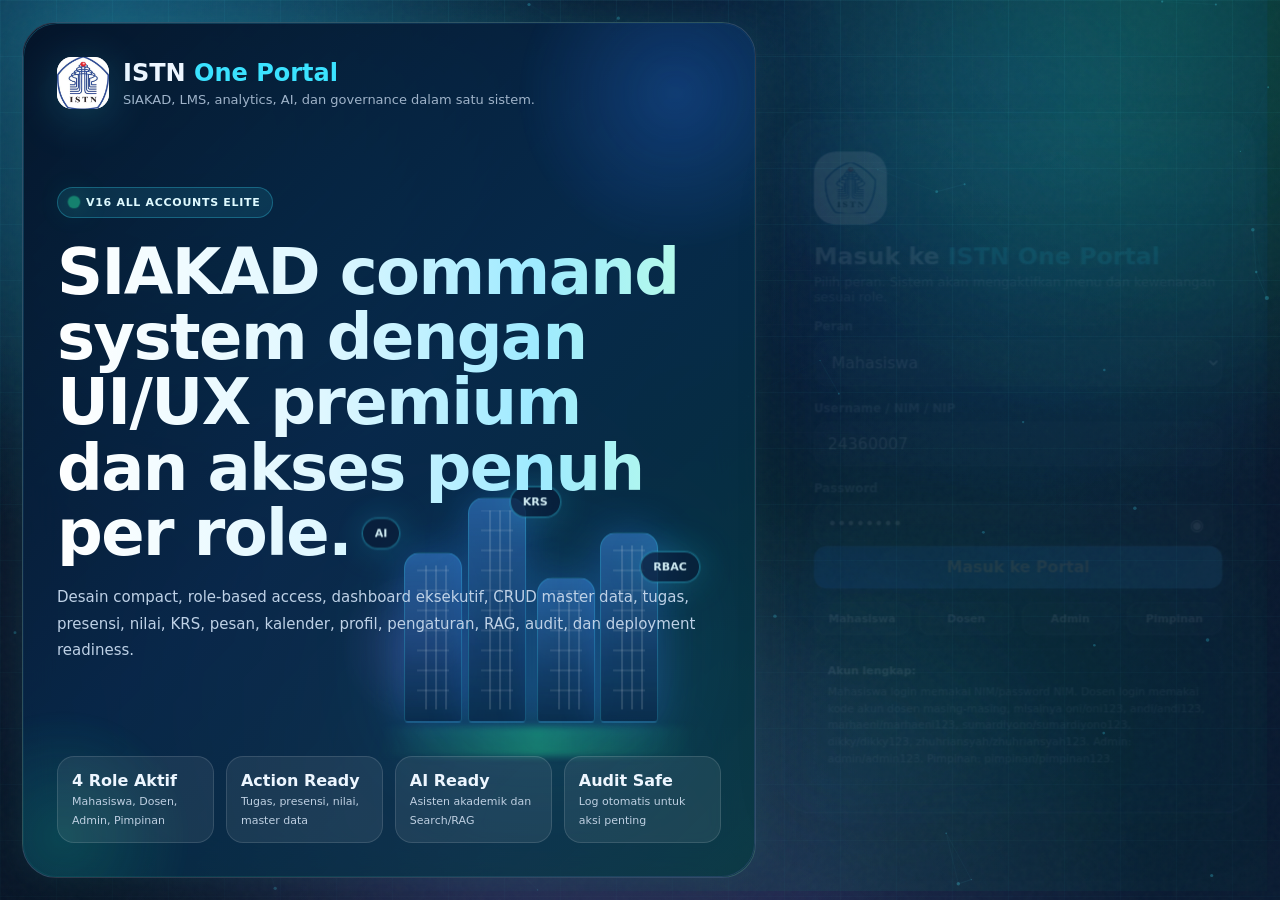
<file: index.html>
<!DOCTYPE html>
<html lang="id">
<head>
    <meta charset="UTF-8">
    <meta name="viewport" content="width=device-width, initial-scale=1.0">
    <title>SC-DATA - Mengalihkan...</title>
    <!-- Redirect otomatis ke folder frontend -->
    <meta http-equiv="refresh" content="0; url=frontend/index.html">
</head>
<body style="background:#1e1e2e; color:white; font-family:sans-serif; display:flex; justify-content:center; align-items:center; height:100vh; margin:0;">
    <div style="text-align:center;">
        <h2 style="color:#89b4fa">Memuat SC-DATA V16 Elite...</h2>
        <p>Jika Anda tidak dialihkan, <a href="frontend/index.html" style="color:#a6e3a1">klik di sini</a>.</p>
    </div>
</body>
</html>
</file>
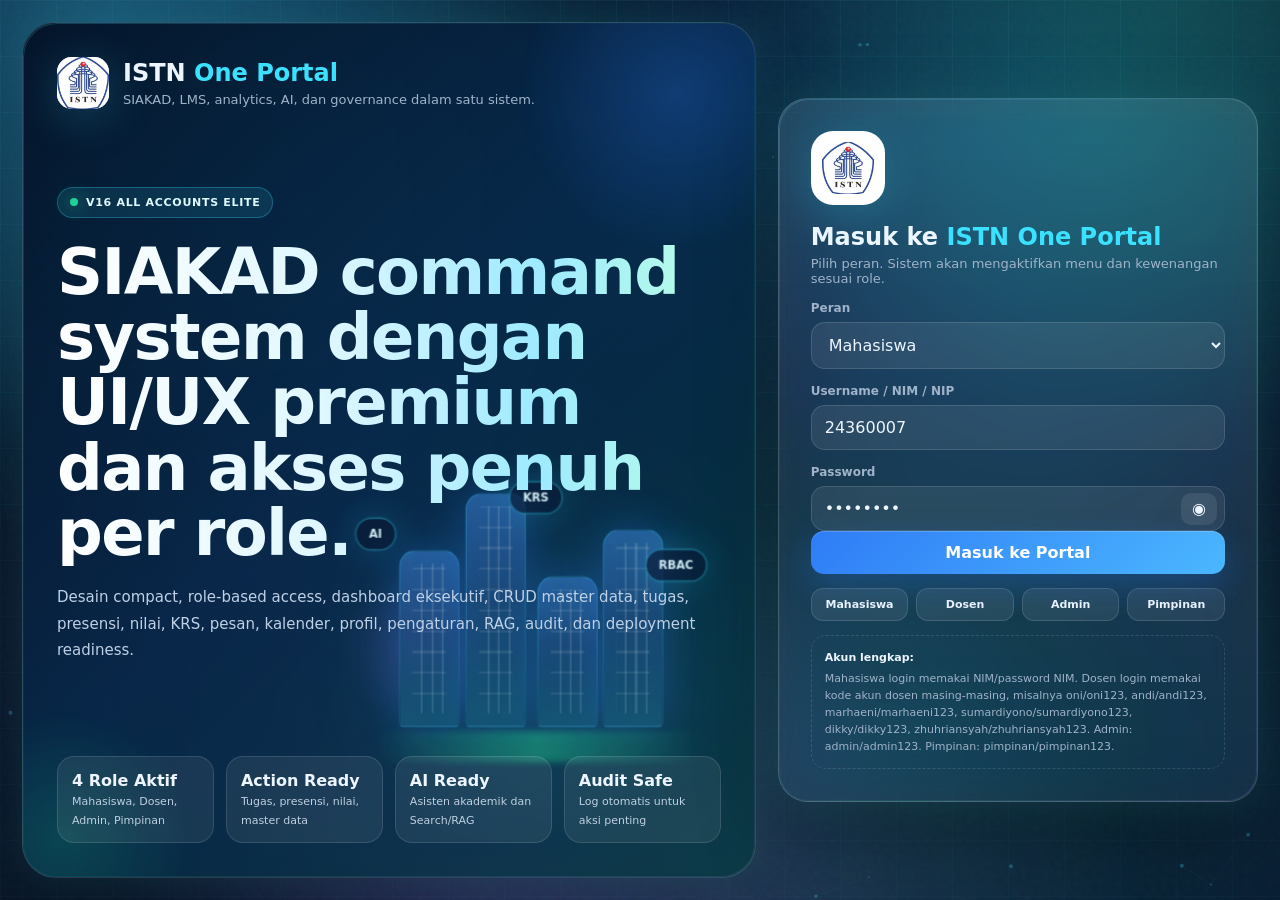
<file: frontend/index.html>
<!DOCTYPE html>
<html lang="id">
<head>
  <meta charset="UTF-8" />
  <meta name="viewport" content="width=device-width, initial-scale=1.0" />
  <title>ISTN One Portal V16 All Accounts Elite</title>
  <meta name="description" content="ISTN One Portal V16 All Accounts Elite, portal akademik terpadu berbasis peran untuk mahasiswa, dosen, administrator, dan pimpinan." />
  <meta name="theme-color" content="#06172e" />
  <link rel="stylesheet" href="css/style.css" />
</head>
<body>
  <div class="aurora-bg" aria-hidden="true"></div>
  <div class="ambient-grid" aria-hidden="true"></div>
  <div class="noise-layer" aria-hidden="true"></div>
  <canvas id="particleCanvas" aria-hidden="true"></canvas>

  <section id="loginScreen" class="login-screen">
    <div class="login-visual glass-panel">
      <div class="orb orb-a"></div>
      <div class="orb orb-b"></div>
      <div class="orb orb-c"></div>
      <header class="brand-line">
        <img src="assets/istn-logo.jpg" alt="Logo ISTN" loading="eager" />
        <div>
          <h1>ISTN <span>One Portal</span></h1>
          <p>SIAKAD, LMS, analytics, AI, dan governance dalam satu sistem.</p>
        </div>
      </header>
      <main class="login-copy">
        <span class="capsule pulse"><i></i> V16 ALL ACCOUNTS ELITE</span>
        <h2>SIAKAD command system dengan UI/UX premium dan akses penuh per role.</h2>
        <p>Desain compact, role-based access, dashboard eksekutif, CRUD master data, tugas, presensi, nilai, KRS, pesan, kalender, profil, pengaturan, RAG, audit, dan deployment readiness.</p>
      </main>
      <div class="campus-visual" aria-hidden="true">
        <div class="tower tower-1"></div>
        <div class="tower tower-2"></div>
        <div class="tower tower-3"></div>
        <div class="tower tower-4"></div>
        <div class="ring-chip r-a">AI</div>
        <div class="ring-chip r-b">RBAC</div>
        <div class="ring-chip r-c">KRS</div>
        <div class="campus-road"></div>
      </div>
      <div class="feature-grid">
        <div><b>4 Role Aktif</b><span>Mahasiswa, Dosen, Admin, Pimpinan</span></div>
        <div><b>Action Ready</b><span>Tugas, presensi, nilai, master data</span></div>
        <div><b>AI Ready</b><span>Asisten akademik dan Search/RAG</span></div>
        <div><b>Audit Safe</b><span>Log otomatis untuk aksi penting</span></div>
      </div>
    </div>

    <form id="loginForm" class="login-card glass-panel">
      <div class="login-badge"><img src="assets/istn-logo.jpg" alt="Logo ISTN" loading="lazy" /></div>
      <h2>Masuk ke <span>ISTN One Portal</span></h2>
      <p>Pilih peran. Sistem akan mengaktifkan menu dan kewenangan sesuai role.</p>

      <label for="roleSelect">Peran</label>
      <select id="roleSelect" name="roleSelect">
        <option value="Mahasiswa">Mahasiswa</option>
        <option value="Dosen">Dosen</option>
        <option value="Administrator">Administrator</option>
        <option value="Pimpinan">Pimpinan</option>
      </select>

      <label for="username">Username / NIM / NIP</label>
      <input id="username" name="username" value="mahasiswa" autocomplete="username" />

      <label for="password">Password</label>
      <div class="password-field">
        <input id="password" name="password" type="password" value="mhs123" autocomplete="current-password" />
        <button type="button" data-action="toggle-password" aria-label="Lihat password">◉</button>
      </div>

      <button class="btn primary full" type="submit">Masuk ke Portal</button>
      <div class="quick-login">
        <button type="button" data-quick-role="Mahasiswa">Mahasiswa</button>
        <button type="button" data-quick-role="Dosen">Dosen</button>
        <button type="button" data-quick-role="Administrator">Admin</button>
        <button type="button" data-quick-role="Pimpinan">Pimpinan</button>
      </div>
      <div class="demo-box">
        <b>Akun lengkap:</b>
        <span>Mahasiswa login memakai NIM/password NIM. Dosen login memakai kode akun dosen masing-masing, misalnya oni/oni123, andi/andi123, marhaeni/marhaeni123, sumardiyono/sumardiyono123, dikky/dikky123, zhuhriansyah/zhuhriansyah123. Admin: admin/admin123. Pimpinan: pimpinan/pimpinan123.</span>
      </div>
    </form>
  </section>

  <section id="appShell" class="app-shell hidden">
    <aside id="sidebar" class="sidebar">
      <button class="side-brand" data-page="dashboard">
        <img src="assets/istn-logo.jpg" alt="Logo ISTN" loading="lazy" />
        <span><b>ISTN <em>One Portal</em></b><small>V16 All Accounts Elite</small></span>
      </button>
      <button class="profile-mini" data-page="profile">
        <span id="profileAvatar" class="avatar">AA</span>
        <span><b id="sidebarName">Aflin Awaludin</b><small id="sidebarRole">Mahasiswa</small></span>
      </button>
      <nav id="navList" class="nav-list" aria-label="Menu utama"></nav>
      <div class="system-pulse">
        <div class="system-top"><b>System Pulse</b><span>Prototype offline</span></div>
        <div class="pulse-bars"><i></i><i></i><i></i><i></i><i></i><i></i><i></i></div>
        <div class="storage-line"><span>Local sandbox</span><b>42.6%</b></div>
        <div class="progress-track"><i style="width:42.6%"></i></div>
      </div>
    </aside>

    <main class="main">
      <header class="topbar">
        <button id="menuToggle" class="icon-button mobile-only" aria-label="Buka menu">☰</button>
        <button id="commandLauncher" class="command-launcher" type="button"><span>⌕</span><b>Cari fitur, mahasiswa, mata kuliah, dokumen...</b><kbd>Ctrl K</kbd></button>
        <div class="top-actions">
          <button class="icon-button" data-action="theme" title="Ganti tema">◐</button>
          <button class="icon-button dot" data-page="messages" title="Pesan">✉</button>
          <button class="icon-button dot" data-page="calendar" title="Kalender">◷</button>
          <button class="icon-button" data-page="settings" title="Pengaturan">⚙</button>
          <button id="topProfile" class="profile-top" data-page="profile"><span>Aflin Awaludin</span><small>Mahasiswa</small></button>
          <button class="icon-button danger" data-action="logout" title="Keluar">⎋</button>
        </div>
      </header>
      <section id="content" class="content" aria-live="polite"></section>
    </main>
  </section>

  <dialog id="commandDialog" class="command-dialog">
    <div class="dialog-head"><div><h2>Command Center</h2><p>Akses cepat menu, data mahasiswa, mata kuliah, dan fitur sistem.</p></div><button data-action="close-command" aria-label="Tutup">×</button></div>
    <input id="commandInput" class="command-input" placeholder="Contoh: presensi, tambah mahasiswa, pesan, kalender, AI..." />
    <div id="commandResults" class="command-results"></div>
  </dialog>

  <div id="modal" class="modal hidden" role="dialog" aria-modal="true" aria-labelledby="modalTitle">
    <div class="modal-card glass-panel">
      <div class="modal-head"><div><h2 id="modalTitle">Modal</h2><p id="modalDesc">Form aksi cepat.</p></div><button data-action="close-modal">×</button></div>
      <div id="modalBody"></div>
    </div>
  </div>

  <div id="toast" class="toast">Berhasil.</div>
  
  <!-- Modular JS scripts -->
  <script src="js/utils/helpers.js"></script>
  <script src="js/data/seeds.js"></script>
  <script src="js/services/api.js"></script>
  <script src="js/core/app.js"></script>
  <script src="js/features/features.js"></script>
</body>
</html>
</file>
<file: frontend/css/style.css>
:root{
  --bg:#071426;--bg2:#0a1d36;--surface:rgba(255,255,255,.086);--surface2:rgba(255,255,255,.13);--card:#0e2441;--card2:#112a4b;--line:rgba(255,255,255,.13);--text:#edf6ff;--muted:#9fb3c9;
  --navy:#06172e;--blue:#2f7cf6;--cyan:#3be2ff;--green:#20d394;--orange:#f4a641;--red:#ff5d78;--purple:#9b7bff;--shadow:0 24px 80px rgba(0,0,0,.32);--radius:18px;
  --font:Inter,ui-sans-serif,system-ui,-apple-system,BlinkMacSystemFont,"Segoe UI",Arial,sans-serif;
}
body.light{--bg:#f2f6fb;--bg2:#eaf1f9;--surface:rgba(255,255,255,.9);--surface2:#fff;--card:#fff;--card2:#f7faff;--line:#dfe8f3;--text:#142239;--muted:#6a788a;--shadow:0 18px 48px rgba(21,41,70,.11)}
*{box-sizing:border-box} html{scroll-behavior:smooth} body{margin:0;font-family:var(--font);background:radial-gradient(circle at 10% 0,rgba(47,124,246,.24),transparent 35%),radial-gradient(circle at 90% 10%,rgba(32,211,148,.18),transparent 32%),linear-gradient(140deg,var(--bg),var(--bg2));color:var(--text);min-height:100vh;overflow-x:hidden} button,input,select,textarea{font:inherit} button{cursor:pointer} .hidden{display:none!important} a{color:inherit} #particleCanvas{position:fixed;inset:0;z-index:-1;opacity:.72}.glass-panel,.card,.topbar,.sidebar,.modal-card,.command-dialog{backdrop-filter:blur(22px) saturate(140%)}
.login-screen{min-height:100vh;display:grid;grid-template-columns:minmax(520px,1.1fr) minmax(360px,.72fr);gap:24px;padding:26px}.login-visual{position:relative;overflow:hidden;border:1px solid var(--line);border-radius:34px;background:linear-gradient(145deg,rgba(8,27,52,.92),rgba(16,48,85,.76));box-shadow:var(--shadow);padding:34px;display:flex;flex-direction:column;min-height:calc(100vh - 52px)}.login-card{align-self:center;border:1px solid var(--line);border-radius:30px;background:linear-gradient(180deg,var(--surface2),var(--surface));box-shadow:var(--shadow);padding:32px}.brand-line{display:flex;gap:14px;align-items:center;position:relative;z-index:2}.brand-line img,.side-brand img,.login-badge img{width:52px;height:52px;border-radius:15px;object-fit:cover;background:#fff}.brand-line h1,.login-card h2{margin:0}.brand-line h1 span,.login-card h2 span,.side-brand em{color:var(--cyan);font-style:normal}.brand-line p,.login-card p{margin:5px 0 0;color:var(--muted);font-size:13px}.login-copy{margin:auto 0;max-width:760px;position:relative;z-index:2}.login-copy h2{font-size:clamp(34px,5vw,68px);line-height:1.02;margin:22px 0 18px;letter-spacing:-2px}.login-copy p{max-width:640px;color:#bed1e6;line-height:1.75;font-size:15px}.capsule{display:inline-flex;align-items:center;gap:8px;border:1px solid rgba(59,226,255,.28);background:rgba(59,226,255,.10);color:#dffaff;border-radius:999px;padding:8px 12px;font-size:11px;font-weight:850;letter-spacing:.7px}.capsule i{width:8px;height:8px;background:var(--green);border-radius:50%;box-shadow:0 0 18px var(--green)}.pulse i{animation:pulse 1.3s infinite}.feature-grid{position:relative;z-index:2;display:grid;grid-template-columns:repeat(4,1fr);gap:12px}.feature-grid div{border:1px solid rgba(255,255,255,.12);background:rgba(255,255,255,.07);border-radius:17px;padding:14px}.feature-grid b{display:block}.feature-grid span{font-size:11px;color:#bfd0e2}.campus-visual{position:absolute;right:45px;bottom:120px;width:360px;height:260px;opacity:.94}.tower{position:absolute;bottom:34px;width:58px;border:1px solid rgba(59,226,255,.26);background:linear-gradient(180deg,rgba(73,154,255,.48),rgba(10,38,72,.86));border-radius:16px 16px 4px 4px;box-shadow:0 0 40px rgba(47,124,246,.32)}.tower:before{content:"";position:absolute;inset:12px;background:repeating-linear-gradient(90deg,transparent 0 8px,rgba(255,255,255,.14) 8px 10px),repeating-linear-gradient(0deg,transparent 0 18px,rgba(255,255,255,.1) 18px 20px)}.tower-1{height:170px;left:54px}.tower-2{height:225px;left:118px}.tower-3{height:145px;left:187px}.tower-4{height:190px;left:250px}.campus-road{position:absolute;bottom:0;left:30px;right:15px;height:30px;background:linear-gradient(90deg,transparent,rgba(32,211,148,.46),transparent);filter:blur(3px)}.ring-chip{position:absolute;border:1px solid rgba(59,226,255,.4);background:rgba(10,29,54,.72);border-radius:999px;padding:8px 12px;color:#dffaff;font-size:11px;font-weight:900;box-shadow:0 0 35px rgba(59,226,255,.22);animation:float 4s ease-in-out infinite}.r-a{left:12px;top:25px}.r-b{right:10px;top:55px;animation-delay:.8s}.r-c{left:160px;top:-10px;animation-delay:1.5s}.orb{position:absolute;border-radius:50%;filter:blur(2px);opacity:.72}.orb-a{width:320px;height:320px;right:-80px;top:-90px;background:radial-gradient(circle,rgba(47,124,246,.35),transparent 70%)}.orb-b{width:260px;height:260px;left:-90px;bottom:-90px;background:radial-gradient(circle,rgba(32,211,148,.25),transparent 70%)}.orb-c{width:150px;height:150px;right:36%;bottom:18%;background:radial-gradient(circle,rgba(155,123,255,.22),transparent 72%)}.login-badge{width:74px;height:74px;border-radius:22px;display:grid;place-items:center;background:#fff;margin-bottom:18px}.login-card label{display:block;margin:15px 0 7px;color:var(--muted);font-size:12px;font-weight:800}.login-card input,.login-card select,.form-control,.command-input{width:100%;border:1px solid var(--line);background:rgba(255,255,255,.08);color:var(--text);border-radius:14px;padding:12px 13px;outline:none}.login-card input:focus,.login-card select:focus,.form-control:focus,.command-input:focus{border-color:var(--cyan);box-shadow:0 0 0 4px rgba(59,226,255,.1)}select option{color:#0d1b2f}.password-field{position:relative}.password-field input{padding-right:50px}.password-field button{position:absolute;right:8px;top:7px;border:0;border-radius:10px;background:rgba(255,255,255,.09);color:var(--text);height:32px;width:36px}.btn,.primary,.secondary,.ghost,.small-btn,.icon-button{border:0;border-radius:13px;display:inline-flex;align-items:center;justify-content:center;gap:8px;font-weight:850;transition:.18s ease}.btn.full,.full{width:100%}.primary{background:linear-gradient(135deg,var(--blue),#4bb7ff);color:white;padding:12px 16px;box-shadow:0 14px 35px rgba(47,124,246,.23)}.secondary{background:rgba(255,255,255,.1);border:1px solid var(--line);color:var(--text);padding:11px 15px}.ghost{background:transparent;border:1px solid var(--line);color:var(--text);padding:10px 14px}.small-btn{background:rgba(255,255,255,.08);border:1px solid var(--line);color:var(--text);padding:8px 11px;font-size:11px}.primary:hover,.secondary:hover,.small-btn:hover,.nav-item:hover,.quick-action:hover{transform:translateY(-2px)}.quick-login{display:grid;grid-template-columns:repeat(4,1fr);gap:8px;margin:14px 0}.quick-login button{border:1px solid var(--line);background:rgba(255,255,255,.08);color:var(--text);border-radius:12px;padding:9px;font-weight:800;font-size:11px}.demo-box{font-size:11px;line-height:1.55;border:1px dashed var(--line);border-radius:15px;padding:13px;color:var(--muted)}.demo-box b{display:block;color:var(--text);margin-bottom:4px}
.app-shell{min-height:100vh;display:grid;grid-template-columns:278px 1fr}.sidebar{position:sticky;top:0;height:100vh;background:linear-gradient(180deg,rgba(6,23,46,.92),rgba(7,33,62,.88));border-right:1px solid var(--line);padding:16px;overflow:auto}.side-brand,.profile-mini{width:100%;display:flex;align-items:center;text-align:left;border:0;color:var(--text);background:transparent}.side-brand{gap:11px;padding:8px 6px 18px;border-bottom:1px solid var(--line)}.side-brand b{display:block}.side-brand small,.profile-mini small{display:block;color:var(--muted);font-size:10px;margin-top:3px}.profile-mini{gap:10px;background:rgba(255,255,255,.07);border:1px solid var(--line);border-radius:18px;padding:12px;margin:15px 0}.avatar{width:42px;height:42px;border-radius:14px;display:grid;place-items:center;background:linear-gradient(135deg,var(--blue),var(--purple));font-weight:900;color:white;flex:0 0 auto}.menu-group{margin:16px 0}.menu-label{font-size:10px;color:#83a3c5;text-transform:uppercase;letter-spacing:.7px;font-weight:950;margin:0 0 7px 10px}.nav-item{width:100%;display:flex;align-items:center;gap:11px;border:0;text-align:left;border-radius:14px;background:transparent;color:#cfe0f2;padding:10px 10px;margin:3px 0;transition:.16s}.nav-item.active{background:linear-gradient(90deg,rgba(47,124,246,.25),rgba(32,211,148,.08));color:#fff;box-shadow:inset 3px 0 0 var(--cyan)}.nav-icon{width:30px;height:30px;border-radius:10px;display:grid;place-items:center;background:rgba(255,255,255,.09);font-weight:900}.nav-text{flex:1;font-size:12px;font-weight:760}.nav-badge{background:var(--red);color:white;font-size:9px;padding:3px 7px;border-radius:999px}.system-pulse{margin-top:18px;border:1px solid var(--line);background:rgba(255,255,255,.06);border-radius:18px;padding:13px}.system-top,.storage-line{display:flex;justify-content:space-between;gap:10px}.system-top span,.storage-line span{color:var(--muted);font-size:10px}.pulse-bars{height:56px;display:flex;align-items:flex-end;gap:5px;margin:12px 0}.pulse-bars i{flex:1;border-radius:8px 8px 2px 2px;background:linear-gradient(180deg,var(--cyan),var(--blue));animation:barwave 1.8s ease-in-out infinite}.pulse-bars i:nth-child(1){height:50%}.pulse-bars i:nth-child(2){height:70%;animation-delay:.2s}.pulse-bars i:nth-child(3){height:34%;animation-delay:.4s}.pulse-bars i:nth-child(4){height:88%;animation-delay:.6s}.pulse-bars i:nth-child(5){height:62%;animation-delay:.8s}.pulse-bars i:nth-child(6){height:78%;animation-delay:1s}.pulse-bars i:nth-child(7){height:45%;animation-delay:1.2s}.progress-track{height:8px;background:rgba(255,255,255,.09);border-radius:99px;overflow:hidden;margin-top:8px}.progress-track i,.bar-track i,.progress-line i{display:block;height:100%;border-radius:inherit;background:linear-gradient(90deg,var(--blue),var(--green))}.main{min-width:0}.topbar{height:74px;position:sticky;top:0;z-index:20;background:rgba(7,20,38,.75);border-bottom:1px solid var(--line);display:flex;align-items:center;justify-content:space-between;padding:0 22px}body.light .topbar{background:rgba(255,255,255,.82)}.mobile-only{display:none}.command-launcher{flex:1;max-width:760px;display:flex;align-items:center;gap:10px;border:1px solid var(--line);background:rgba(255,255,255,.08);color:var(--muted);border-radius:15px;padding:11px 13px;text-align:left}.command-launcher b{font-size:12px;font-weight:600;flex:1}.command-launcher kbd{font-size:10px;border:1px solid var(--line);border-radius:7px;padding:3px 7px;color:var(--text);background:rgba(255,255,255,.08)}.top-actions{display:flex;align-items:center;gap:9px}.icon-button{width:40px;height:40px;padding:0;background:rgba(255,255,255,.08);border:1px solid var(--line);color:var(--text);position:relative}.icon-button.dot:after{content:"";position:absolute;right:8px;top:7px;width:8px;height:8px;border-radius:50%;background:var(--red);box-shadow:0 0 0 2px var(--bg)}.icon-button.danger{color:#ffdce3}.profile-top{border:1px solid var(--line);background:rgba(255,255,255,.08);color:var(--text);border-radius:15px;padding:8px 12px;text-align:right}.profile-top span{display:block;font-size:12px;font-weight:850}.profile-top small{display:block;color:var(--muted);font-size:10px}.content{padding:22px;max-width:1680px;margin:0 auto;width:100%}.page-head{display:flex;justify-content:space-between;align-items:flex-start;gap:14px;margin-bottom:16px}.page-head h1{margin:0;font-size:25px;letter-spacing:-.4px}.page-head p{margin:5px 0 0;color:var(--muted);font-size:12px}.page-actions{display:flex;gap:8px;flex-wrap:wrap;justify-content:flex-end}.grid{display:grid;gap:14px}.grid-2{grid-template-columns:repeat(2,minmax(0,1fr))}.grid-3{grid-template-columns:repeat(3,minmax(0,1fr))}.grid-4{grid-template-columns:repeat(4,minmax(0,1fr))}.span-2{grid-column:span 2}.span-3{grid-column:span 3}.card{border:1px solid var(--line);background:linear-gradient(180deg,var(--surface2),var(--surface));border-radius:var(--radius);box-shadow:var(--shadow);padding:16px;animation:slideUp .38s ease both}.card-head{display:flex;align-items:flex-start;justify-content:space-between;gap:10px;margin-bottom:13px}.card-head h3{margin:0;font-size:14px}.card-head p{margin:4px 0 0;color:var(--muted);font-size:11px}.hero-panel{display:flex;align-items:center;justify-content:space-between;gap:20px;overflow:hidden;position:relative;min-height:174px;background:linear-gradient(135deg,rgba(47,124,246,.30),rgba(32,211,148,.13)),linear-gradient(180deg,var(--surface2),var(--surface))}.hero-panel:after{content:"";position:absolute;right:-80px;top:-90px;width:270px;height:270px;border-radius:50%;background:radial-gradient(circle,rgba(59,226,255,.24),transparent 70%)}.hero-panel h2{font-size:26px;margin:12px 0 8px;letter-spacing:-.5px}.hero-panel p{max-width:850px;color:var(--muted);line-height:1.65;margin:0}.hero-actions{display:flex;gap:10px;margin-top:16px;flex-wrap:wrap}.hero-score{position:relative;z-index:1;min-width:150px}.score-ring{width:138px;height:138px;border-radius:50%;display:grid;place-items:center;background:conic-gradient(var(--green) 0 84%,rgba(255,255,255,.1) 84% 100%);box-shadow:0 0 45px rgba(32,211,148,.18)}.score-ring div{width:96px;height:96px;border-radius:50%;display:grid;place-items:center;text-align:center;background:var(--card)}.score-ring b{font-size:28px}.score-ring span{display:block;color:var(--muted);font-size:10px}.metric-card{display:flex;gap:12px;align-items:center}.metric-icon{width:46px;height:46px;border-radius:15px;display:grid;place-items:center;background:linear-gradient(135deg,rgba(47,124,246,.22),rgba(59,226,255,.10));color:#dffaff;font-weight:950}.metric-value{font-size:24px;font-weight:950;line-height:1}.metric-label{font-size:11px;color:var(--muted);margin-top:4px}.metric-trend{font-size:10px;margin-top:5px;color:var(--green)}.quick-actions{display:grid;grid-template-columns:repeat(4,1fr);gap:10px}.quick-action{border:1px solid var(--line);background:rgba(255,255,255,.06);border-radius:16px;padding:13px;text-align:left;color:var(--text);transition:.18s}.quick-action i{width:36px;height:36px;border-radius:12px;display:grid;place-items:center;background:linear-gradient(135deg,var(--blue),var(--purple));font-style:normal;font-weight:900;margin-bottom:9px}.quick-action b{display:block;font-size:12px}.quick-action span{display:block;color:var(--muted);font-size:10px;margin-top:3px}.table-wrap{overflow:auto;border:1px solid var(--line);border-radius:15px}.data-table{width:100%;border-collapse:collapse;min-width:720px;font-size:12px}.data-table th{padding:12px;background:rgba(255,255,255,.07);color:var(--muted);text-align:left;font-size:10px;text-transform:uppercase;letter-spacing:.4px}.data-table td{padding:11px 12px;border-top:1px solid var(--line);vertical-align:middle}.data-table tr:hover td{background:rgba(255,255,255,.035)}.status{display:inline-flex;align-items:center;gap:5px;border-radius:999px;padding:5px 9px;font-size:10px;font-weight:900}.status.good,.status.success{background:rgba(32,211,148,.15);color:#9ff7d8}.status.warning{background:rgba(244,166,65,.16);color:#ffd79a}.status.danger,.status.failed{background:rgba(255,93,120,.16);color:#ffc6d0}.status.info{background:rgba(47,124,246,.18);color:#b8d8ff}.status.neutral{background:rgba(255,255,255,.09);color:var(--muted)}.bar-track{height:8px;background:rgba(255,255,255,.10);border-radius:99px;overflow:hidden}.progress-line{height:8px;border-radius:99px;background:rgba(255,255,255,.10);overflow:hidden}.chart-bars{height:220px;display:flex;align-items:flex-end;gap:14px;padding:14px 0 28px}.chart-col{flex:1;display:flex;flex-direction:column;align-items:center;gap:8px;min-width:34px}.chart-bar{width:100%;max-width:38px;border-radius:10px 10px 4px 4px;background:linear-gradient(180deg,var(--cyan),var(--blue));position:relative;animation:growY .8s ease both}.chart-col:nth-child(even) .chart-bar{background:linear-gradient(180deg,var(--green),#0fb580)}.chart-label{font-size:10px;color:var(--muted);text-align:center;line-height:1.2}.line-chart{height:220px;border:1px solid var(--line);border-radius:16px;background:linear-gradient(180deg,rgba(255,255,255,.04),rgba(255,255,255,.01));position:relative;overflow:hidden}.line-chart svg{width:100%;height:100%}.line-chart polyline{fill:none;stroke:var(--cyan);stroke-width:4;stroke-linecap:round;stroke-linejoin:round;filter:drop-shadow(0 0 8px rgba(59,226,255,.55));stroke-dasharray:800;stroke-dashoffset:800;animation:drawLine 1.2s ease forwards}.donut-wrap{display:flex;align-items:center;gap:16px}.donut{width:134px;height:134px;border-radius:50%;position:relative;display:grid;place-items:center;flex:0 0 auto}.donut:after{content:"";position:absolute;inset:22px;border-radius:50%;background:var(--card)}.donut b{z-index:1;font-size:26px}.legend-list{display:grid;gap:8px;flex:1}.legend-row{display:flex;justify-content:space-between;font-size:11px;border-bottom:1px dashed var(--line);padding-bottom:6px}.heatmap{display:grid;grid-template-columns:repeat(14,1fr);gap:5px}.heat-cell{height:22px;border-radius:6px;background:rgba(255,255,255,.08)}.heat-cell.l1{background:rgba(47,124,246,.25)}.heat-cell.l2{background:rgba(47,124,246,.46)}.heat-cell.l3{background:rgba(32,211,148,.55)}.heat-cell.l4{background:rgba(59,226,255,.74)}.activity-list,.message-list,.doc-list,.task-list,.student-list{display:grid;gap:9px}.activity-item,.message-item,.doc-item,.task-item,.student-item{display:flex;align-items:flex-start;gap:10px;border:1px solid var(--line);background:rgba(255,255,255,.045);border-radius:14px;padding:10px}.activity-icon{width:34px;height:34px;border-radius:12px;display:grid;place-items:center;background:rgba(47,124,246,.16);color:#cfe7ff;font-weight:900;flex:0 0 auto}.item-body{flex:1}.item-body b{font-size:12px}.item-body small{display:block;color:var(--muted);font-size:10px;line-height:1.55;margin-top:2px}.course-card{cursor:pointer;transition:.18s}.course-card:hover{transform:translateY(-3px);border-color:rgba(59,226,255,.35)}.course-title{font-size:15px;margin:10px 0 6px;line-height:1.35}.course-program,.course-meta{font-size:11px;color:var(--muted);line-height:1.6}.course-meta{display:grid;gap:4px;margin:8px 0 12px}.course-footer{display:flex;justify-content:space-between;color:var(--muted);font-size:11px;margin-top:7px}.weekly-calendar{display:grid;grid-template-columns:70px repeat(6,1fr);border:1px solid var(--line);border-radius:15px;overflow:hidden;min-width:780px}.cal-head,.cal-time,.cal-cell{border-bottom:1px solid var(--line);border-right:1px solid var(--line);min-height:54px;padding:8px;font-size:10px}.cal-head{background:rgba(255,255,255,.08);font-weight:900}.cal-time{color:var(--muted)}.cal-block{border-radius:10px;padding:7px;background:linear-gradient(135deg,rgba(47,124,246,.55),rgba(32,211,148,.22));font-size:10px;color:white;line-height:1.35}.form-grid{display:grid;grid-template-columns:repeat(2,1fr);gap:12px}.form-grid .full{grid-column:1/-1}.form-label{display:block;color:var(--muted);font-size:11px;font-weight:800;margin-bottom:6px}.form-actions{display:flex;gap:9px;justify-content:flex-end}.modal{position:fixed;inset:0;background:rgba(0,0,0,.62);z-index:80;display:flex;align-items:center;justify-content:center;padding:20px}.modal-card{width:min(840px,100%);max-height:92vh;overflow:auto;background:linear-gradient(180deg,var(--card),var(--card2));border:1px solid var(--line);border-radius:24px;box-shadow:var(--shadow);padding:20px}.modal-head,.dialog-head{display:flex;justify-content:space-between;gap:16px;align-items:flex-start;border-bottom:1px solid var(--line);padding-bottom:12px;margin-bottom:15px}.modal-head h2,.dialog-head h2{margin:0}.modal-head p,.dialog-head p{margin:4px 0 0;color:var(--muted);font-size:11px}.modal-head button,.dialog-head button{border:0;background:rgba(255,255,255,.08);color:var(--text);border-radius:11px;width:36px;height:36px;font-size:21px}.toast{position:fixed;right:22px;bottom:22px;z-index:120;background:#102642;border:1px solid var(--line);color:#fff;border-radius:15px;padding:13px 16px;box-shadow:var(--shadow);font-size:12px;transform:translateY(120px);opacity:0;transition:.22s}.toast.show{transform:translateY(0);opacity:1}.command-dialog{width:min(860px,calc(100% - 36px));border:1px solid var(--line);border-radius:24px;background:linear-gradient(180deg,var(--card),var(--card2));color:var(--text);padding:20px;box-shadow:var(--shadow)}.command-dialog::backdrop{background:rgba(0,0,0,.55)}.command-results{display:grid;gap:8px;margin-top:12px;max-height:420px;overflow:auto}.command-result{display:flex;align-items:center;gap:10px;width:100%;border:1px solid var(--line);background:rgba(255,255,255,.06);color:var(--text);border-radius:14px;padding:10px;text-align:left}.command-result span{width:34px;height:34px;border-radius:11px;background:rgba(47,124,246,.18);display:grid;place-items:center}.chat-layout{display:grid;grid-template-columns:minmax(260px,.75fr) 1.25fr;gap:14px}.chat-window{min-height:460px;display:flex;flex-direction:column}.chat-messages{flex:1;display:grid;align-content:start;gap:9px;overflow:auto;max-height:360px}.bubble{max-width:78%;background:rgba(255,255,255,.08);border:1px solid var(--line);border-radius:15px;padding:11px;font-size:12px;line-height:1.55}.bubble.user{justify-self:end;background:linear-gradient(135deg,var(--blue),#48aaff);color:white}.chat-input-row{display:flex;gap:8px;margin-top:10px}.chat-input-row input{flex:1}.settings-row{display:flex;align-items:center;justify-content:space-between;gap:14px;border:1px solid var(--line);background:rgba(255,255,255,.04);border-radius:14px;padding:12px;margin-bottom:10px}.toggle{width:48px;height:26px;border-radius:99px;border:1px solid var(--line);background:rgba(255,255,255,.14);position:relative}.toggle:after{content:"";width:20px;height:20px;border-radius:50%;position:absolute;left:3px;top:2px;background:#fff;transition:.2s}.toggle.on{background:var(--green)}.toggle.on:after{left:23px}.risk-grid{display:grid;grid-template-columns:repeat(5,1fr);gap:10px}.risk-card{text-align:center;border:1px solid var(--line);background:rgba(255,255,255,.05);border-radius:16px;padding:13px}.risk-card b{font-size:22px}.tabs{display:flex;gap:8px;flex-wrap:wrap;margin-bottom:14px}.tab{border:1px solid var(--line);background:rgba(255,255,255,.06);color:var(--text);border-radius:999px;padding:8px 11px;font-size:11px;font-weight:850}.tab.active{background:linear-gradient(135deg,var(--blue),#4db5ff);color:white}.split-layout{display:grid;grid-template-columns:260px 1fr;gap:14px}.role-chip{display:inline-flex;border-radius:999px;border:1px solid var(--line);padding:6px 10px;font-size:10px;font-weight:900;color:#dffaff;background:rgba(59,226,255,.10)}.empty-state{border:1px dashed var(--line);border-radius:16px;padding:28px;text-align:center;color:var(--muted)}
@keyframes pulse{0%,100%{transform:scale(1);opacity:1}50%{transform:scale(1.6);opacity:.48}}@keyframes float{0%,100%{transform:translateY(0)}50%{transform:translateY(-12px)}}@keyframes barwave{0%,100%{transform:scaleY(.85)}50%{transform:scaleY(1.08)}}@keyframes slideUp{from{opacity:0;transform:translateY(10px)}to{opacity:1;transform:translateY(0)}}@keyframes growY{from{height:0!important}to{}}@keyframes drawLine{to{stroke-dashoffset:0}}
@media(max-width:1200px){.grid-4{grid-template-columns:repeat(2,1fr)}.grid-3{grid-template-columns:repeat(2,1fr)}.quick-actions{grid-template-columns:repeat(2,1fr)}.login-screen{grid-template-columns:1fr}.login-visual{min-height:620px}.feature-grid{grid-template-columns:repeat(2,1fr)}}
@media(max-width:900px){.app-shell{grid-template-columns:1fr}.sidebar{position:fixed;left:-300px;z-index:60;width:278px;transition:.22s}.sidebar.open{left:0}.mobile-only{display:inline-flex}.topbar{padding:0 12px}.profile-top{display:none}.command-launcher b{display:none}.content{padding:15px}.grid-2,.grid-3,.grid-4{grid-template-columns:1fr}.span-2,.span-3{grid-column:auto}.hero-panel{flex-direction:column;align-items:flex-start}.chat-layout,.split-layout{grid-template-columns:1fr}.form-grid{grid-template-columns:1fr}.form-grid .full{grid-column:auto}.risk-grid{grid-template-columns:repeat(2,1fr)}}
@media(max-width:640px){.login-screen{padding:14px}.login-visual{display:none}.login-card{border-radius:22px}.quick-login{grid-template-columns:repeat(2,1fr)}.page-head{flex-direction:column}.page-actions{justify-content:flex-start}.top-actions{gap:5px}.icon-button{width:36px;height:36px}.quick-actions{grid-template-columns:1fr}.donut-wrap{flex-direction:column;align-items:flex-start}.risk-grid{grid-template-columns:1fr}}


/* =========================================================
   V13 MOTION ULTRA VISUAL SYSTEM
   Premium UI polish, compact density, micro-interactions, and motion layer.
   ========================================================= */
:root{
  --v13-glow:0 0 0 1px rgba(59,226,255,.16),0 22px 70px rgba(0,0,0,.38),0 0 42px rgba(47,124,246,.10);
  --v13-inner:inset 0 1px 0 rgba(255,255,255,.11), inset 0 -1px 0 rgba(255,255,255,.03);
  --v13-card-grad:linear-gradient(180deg,rgba(255,255,255,.112),rgba(255,255,255,.045));
  --v13-edge:linear-gradient(135deg,rgba(59,226,255,.42),rgba(47,124,246,.11) 35%,rgba(32,211,148,.22) 70%,rgba(155,123,255,.28));
  --v13-fast:cubic-bezier(.2,.8,.2,1);
}
body.light{
  --v13-glow:0 0 0 1px rgba(28,73,132,.08),0 18px 55px rgba(21,41,70,.13),0 0 42px rgba(47,124,246,.06);
  --v13-card-grad:linear-gradient(180deg,rgba(255,255,255,.98),rgba(246,250,255,.9));
}
body{
  background:radial-gradient(circle at 8% 4%,rgba(47,124,246,.28),transparent 34%),radial-gradient(circle at 86% 12%,rgba(32,211,148,.18),transparent 30%),radial-gradient(circle at 38% 94%,rgba(155,123,255,.16),transparent 35%),linear-gradient(140deg,var(--bg),var(--bg2));
}
.aurora-bg,.ambient-grid,.noise-layer{position:fixed;inset:0;pointer-events:none;user-select:none}.aurora-bg{z-index:-4;opacity:.9;background:radial-gradient(ellipse at 20% 20%,rgba(59,226,255,.17),transparent 40%),radial-gradient(ellipse at 80% 10%,rgba(47,124,246,.18),transparent 40%),radial-gradient(ellipse at 70% 82%,rgba(32,211,148,.12),transparent 43%),radial-gradient(ellipse at 30% 70%,rgba(155,123,255,.12),transparent 38%);filter:saturate(130%);animation:auroraDrift 18s ease-in-out infinite alternate}.ambient-grid{z-index:-3;opacity:.18;background-image:linear-gradient(rgba(255,255,255,.13) 1px,transparent 1px),linear-gradient(90deg,rgba(255,255,255,.13) 1px,transparent 1px);background-size:54px 54px;mask-image:radial-gradient(circle at 50% 12%,black,transparent 78%);animation:gridPan 28s linear infinite}.noise-layer{z-index:-2;opacity:.055;background-image:url("data:image/svg+xml,%3Csvg viewBox='0 0 180 180' xmlns='http://www.w3.org/2000/svg'%3E%3Cfilter id='n'%3E%3CfeTurbulence type='fractalNoise' baseFrequency='.85' numOctaves='3' stitchTiles='stitch'/%3E%3C/filter%3E%3Crect width='180' height='180' filter='url(%23n)' opacity='.55'/%3E%3C/svg%3E")}
#particleCanvas{mix-blend-mode:screen;opacity:.58}.light #particleCanvas{mix-blend-mode:multiply;opacity:.19}
.login-screen{gap:22px;padding:22px}.login-visual,.login-card,.card,.sidebar,.topbar,.modal-card,.command-dialog{box-shadow:var(--v13-glow);border-color:rgba(160,202,255,.16)}.login-visual,.login-card,.card{position:relative}.login-visual:before,.login-card:before,.card:before{content:"";position:absolute;inset:0;border-radius:inherit;padding:1px;background:var(--v13-edge);-webkit-mask:linear-gradient(#000 0 0) content-box,linear-gradient(#000 0 0);-webkit-mask-composite:xor;mask-composite:exclude;opacity:.55;pointer-events:none}.login-visual:after,.login-card:after,.card:after{content:"";position:absolute;inset:0;border-radius:inherit;background:linear-gradient(120deg,transparent 0%,rgba(255,255,255,.075) 34%,transparent 52%);transform:translateX(-120%);opacity:0;pointer-events:none}.login-visual:hover:after,.login-card:hover:after,.card:hover:after{animation:shineSweep 1.3s var(--v13-fast)}.login-card{animation:panelRise .7s var(--v13-fast) both,softLevitate 7s ease-in-out infinite .8s}.login-visual{animation:panelRise .75s var(--v13-fast) both}.brand-line img,.login-badge,.side-brand img{filter:drop-shadow(0 8px 22px rgba(59,226,255,.2))}.login-copy h2{background:linear-gradient(90deg,#fff 0%,#dff7ff 40%,#9eeaff 72%,#bafee5 100%);-webkit-background-clip:text;background-clip:text;color:transparent}.campus-visual{filter:drop-shadow(0 20px 58px rgba(59,226,255,.16));animation:softLevitate 8s ease-in-out infinite}.tower{overflow:hidden}.tower:after{content:"";position:absolute;inset:auto 0 0 0;height:55%;background:linear-gradient(0deg,rgba(59,226,255,.25),transparent);animation:scanUp 3.8s ease-in-out infinite alternate}.ring-chip{backdrop-filter:blur(14px);box-shadow:0 0 0 1px rgba(59,226,255,.15),0 0 35px rgba(59,226,255,.22)}
.sidebar{background:linear-gradient(180deg,rgba(6,23,46,.92),rgba(5,17,34,.86));box-shadow:10px 0 40px rgba(0,0,0,.18)}.side-brand{border-radius:16px}.profile-mini{background:linear-gradient(135deg,rgba(47,124,246,.16),rgba(32,211,148,.07));transition:transform .22s var(--v13-fast),border-color .22s var(--v13-fast)}.profile-mini:hover{transform:translateY(-2px);border-color:rgba(59,226,255,.35)}.avatar,.nav-icon,.metric-icon,.activity-icon,.quick-action i{box-shadow:inset 0 1px 0 rgba(255,255,255,.25),0 10px 26px rgba(47,124,246,.18)}.nav-item{position:relative;overflow:hidden;transition:transform .22s var(--v13-fast),background .22s var(--v13-fast),box-shadow .22s var(--v13-fast)}.nav-item:before{content:"";position:absolute;inset:0;background:linear-gradient(90deg,rgba(59,226,255,.13),transparent);opacity:0;transition:.22s}.nav-item:hover:before,.nav-item.active:before{opacity:1}.nav-item:hover{transform:translateX(4px)}.nav-item.active{box-shadow:inset 3px 0 0 var(--cyan),0 10px 30px rgba(47,124,246,.10)}.nav-badge{animation:badgePulse 1.8s ease-in-out infinite}.system-pulse{background:linear-gradient(180deg,rgba(255,255,255,.075),rgba(255,255,255,.035));box-shadow:var(--v13-inner)}
.topbar{height:68px;background:rgba(4,17,34,.68);backdrop-filter:blur(26px) saturate(165%);box-shadow:0 14px 40px rgba(0,0,0,.13)}body.light .topbar{background:rgba(255,255,255,.78)}.command-launcher{background:linear-gradient(180deg,rgba(255,255,255,.105),rgba(255,255,255,.055));transition:transform .22s var(--v13-fast),border-color .22s var(--v13-fast),box-shadow .22s var(--v13-fast)}.command-launcher:hover{transform:translateY(-1px);border-color:rgba(59,226,255,.34);box-shadow:0 0 0 4px rgba(59,226,255,.055)}.command-launcher span{color:var(--cyan);font-weight:950}.icon-button,.profile-top{transition:transform .2s var(--v13-fast),border-color .2s var(--v13-fast),background .2s var(--v13-fast),box-shadow .2s var(--v13-fast)}.icon-button:hover,.profile-top:hover{transform:translateY(-2px);border-color:rgba(59,226,255,.34);box-shadow:0 10px 28px rgba(47,124,246,.13)}
.content{padding:18px 20px}.page-head{margin-bottom:14px}.page-head h1{font-size:clamp(22px,2.3vw,34px);letter-spacing:-.7px;background:linear-gradient(90deg,var(--text),#a8eaff);-webkit-background-clip:text;background-clip:text;color:transparent}.page-head p{max-width:780px}.page-actions{gap:8px}.card{background:var(--v13-card-grad);box-shadow:var(--v13-glow),var(--v13-inner);overflow:hidden;transition:transform .26s var(--v13-fast),border-color .26s var(--v13-fast),box-shadow .26s var(--v13-fast)}.card:hover{transform:translateY(-4px);border-color:rgba(59,226,255,.32);box-shadow:0 0 0 1px rgba(59,226,255,.16),0 26px 86px rgba(0,0,0,.42),0 0 50px rgba(59,226,255,.10)}body.light .card:hover{box-shadow:0 0 0 1px rgba(47,124,246,.10),0 20px 65px rgba(21,41,70,.16)}.card-head h3{letter-spacing:-.2px}.hero-panel{min-height:210px;background:radial-gradient(circle at 88% 10%,rgba(59,226,255,.22),transparent 26%),radial-gradient(circle at 70% 85%,rgba(32,211,148,.14),transparent 35%),linear-gradient(135deg,rgba(11,37,70,.92),rgba(12,27,54,.82));isolation:isolate}.light .hero-panel{background:radial-gradient(circle at 88% 10%,rgba(47,124,246,.13),transparent 28%),linear-gradient(135deg,rgba(255,255,255,.95),rgba(240,247,255,.86))}.hero-panel:before{opacity:.9}.hero-panel h2{font-size:clamp(24px,3vw,42px);letter-spacing:-1.2px}.hero-score{filter:drop-shadow(0 18px 45px rgba(59,226,255,.18))}.score-ring,.donut{animation:donutPop .8s var(--v13-fast) both}.score-ring:before,.donut:before{content:"";position:absolute;inset:-6px;border-radius:50%;border:1px solid rgba(59,226,255,.17);animation:ringOrbit 3.6s linear infinite}.metric-card{min-height:106px;align-items:center;isolation:isolate}.metric-card .metric-icon{background:linear-gradient(135deg,rgba(47,124,246,.34),rgba(59,226,255,.14));color:#e8fbff}.metric-value{font-size:clamp(24px,2.4vw,34px);letter-spacing:-.8px}.metric-trend{display:inline-flex;margin-top:7px;border-radius:999px;background:rgba(32,211,148,.12);padding:4px 8px}.quick-actions{gap:9px}.quick-action{position:relative;overflow:hidden;background:linear-gradient(180deg,rgba(255,255,255,.082),rgba(255,255,255,.035));box-shadow:var(--v13-inner);transition:transform .24s var(--v13-fast),border-color .24s var(--v13-fast),box-shadow .24s var(--v13-fast)}.quick-action:after{content:"";position:absolute;inset:auto -20% -55% -20%;height:70%;background:radial-gradient(ellipse,rgba(59,226,255,.16),transparent 68%);opacity:0;transition:.24s}.quick-action:hover{transform:translateY(-4px) scale(1.01);border-color:rgba(59,226,255,.34);box-shadow:0 18px 44px rgba(0,0,0,.25)}.quick-action:hover:after{opacity:1}.primary,.secondary,.small-btn,.ghost{position:relative;overflow:hidden}.primary:after,.secondary:after,.small-btn:after,.ghost:after{content:"";position:absolute;inset:0;background:linear-gradient(120deg,transparent,rgba(255,255,255,.18),transparent);transform:translateX(-120%)}.primary:hover:after,.secondary:hover:after,.small-btn:hover:after,.ghost:hover:after{animation:shineSweep .75s var(--v13-fast)}.primary{box-shadow:0 12px 32px rgba(47,124,246,.28),inset 0 1px 0 rgba(255,255,255,.18)}.secondary,.small-btn,.ghost{backdrop-filter:blur(14px)}
.table-wrap{background:linear-gradient(180deg,rgba(255,255,255,.045),rgba(255,255,255,.018));box-shadow:var(--v13-inner)}.data-table th{position:sticky;top:0;z-index:1;backdrop-filter:blur(14px);background:rgba(9,28,53,.86)}body.light .data-table th{background:rgba(247,250,255,.94)}.data-table tr{transition:transform .16s var(--v13-fast),background .16s}.data-table tbody tr:hover{transform:translateX(3px)}.data-table td{transition:background .16s}.status{box-shadow:inset 0 1px 0 rgba(255,255,255,.14)}.status.success:before,.status.good:before,.status.warning:before,.status.danger:before,.status.info:before{content:"";width:6px;height:6px;border-radius:50%;background:currentColor;box-shadow:0 0 12px currentColor}.bar-track,.progress-line{height:9px;background:rgba(255,255,255,.09);box-shadow:inset 0 0 0 1px rgba(255,255,255,.035)}.bar-track i,.progress-line i{position:relative;transition:width .9s var(--v13-fast);background:linear-gradient(90deg,var(--blue),var(--cyan),var(--green));background-size:180% 100%;animation:progressFlow 2.2s linear infinite}.bar-track i:after,.progress-line i:after{content:"";position:absolute;right:-4px;top:50%;width:12px;height:12px;border-radius:50%;background:#fff;box-shadow:0 0 16px rgba(59,226,255,.8);transform:translateY(-50%)}.chart-bars{gap:10px}.chart-bar{background:linear-gradient(180deg,#9ff7ff 0%,var(--cyan) 25%,var(--blue) 100%);box-shadow:0 0 20px rgba(59,226,255,.22);animation:growY .9s var(--v13-fast) both,barGlow 2.2s ease-in-out infinite}.chart-col:nth-child(even) .chart-bar{background:linear-gradient(180deg,#9dffd9,var(--green));box-shadow:0 0 20px rgba(32,211,148,.19)}.chart-col:hover .chart-bar{filter:saturate(135%);transform:scaleX(1.08)}.line-chart{background:linear-gradient(180deg,rgba(47,124,246,.08),rgba(255,255,255,.018));box-shadow:inset 0 0 0 1px rgba(255,255,255,.035)}.line-chart:before{content:"";position:absolute;inset:0;background-image:linear-gradient(rgba(255,255,255,.08) 1px,transparent 1px),linear-gradient(90deg,rgba(255,255,255,.08) 1px,transparent 1px);background-size:48px 44px;opacity:.35}.line-chart:after{content:"";position:absolute;left:0;top:0;bottom:0;width:34%;background:linear-gradient(90deg,transparent,rgba(59,226,255,.08),transparent);animation:chartScan 2.8s ease-in-out infinite}.donut{box-shadow:0 0 0 1px rgba(59,226,255,.14),0 0 34px rgba(59,226,255,.12)}.donut:after{box-shadow:inset 0 0 18px rgba(0,0,0,.16)}.legend-row{transition:transform .18s}.legend-row:hover{transform:translateX(3px)}.heat-cell{transition:transform .18s var(--v13-fast),filter .18s;animation:heatIn .45s var(--v13-fast) both}.heat-cell:hover{transform:scale(1.28);filter:brightness(1.25)}.activity-item,.message-item,.doc-item,.task-item,.student-item{background:linear-gradient(180deg,rgba(255,255,255,.058),rgba(255,255,255,.028));transition:transform .22s var(--v13-fast),border-color .22s var(--v13-fast),background .22s}.activity-item:hover,.message-item:hover,.doc-item:hover,.task-item:hover,.student-item:hover{transform:translateY(-2px);border-color:rgba(59,226,255,.26);background:rgba(255,255,255,.07)}.course-card{background:linear-gradient(180deg,rgba(255,255,255,.095),rgba(255,255,255,.035));min-height:264px}.course-card:hover{transform:translateY(-6px) scale(1.006);box-shadow:0 28px 80px rgba(0,0,0,.32),0 0 45px rgba(47,124,246,.10)}.course-card .course-title{letter-spacing:-.25px}.weekly-calendar{box-shadow:var(--v13-inner);background:rgba(255,255,255,.025)}.cal-block{box-shadow:inset 0 1px 0 rgba(255,255,255,.18),0 8px 22px rgba(47,124,246,.18);transition:transform .2s}.cal-block:hover{transform:translateY(-2px) scale(1.02)}.modal{backdrop-filter:blur(10px)}.modal-card,.command-dialog{animation:dialogPop .28s var(--v13-fast) both}.toast{background:linear-gradient(135deg,rgba(11,37,70,.94),rgba(9,54,55,.92));border-color:rgba(59,226,255,.24);box-shadow:0 20px 60px rgba(0,0,0,.36),0 0 35px rgba(59,226,255,.10)}.toast.show{animation:toastPop .28s var(--v13-fast) both}.bubble{box-shadow:var(--v13-inner)}.settings-row{transition:transform .18s,border-color .18s}.settings-row:hover{transform:translateX(3px);border-color:rgba(59,226,255,.26)}.toggle{transition:background .2s,box-shadow .2s}.toggle.on{box-shadow:0 0 18px rgba(32,211,148,.28)}
.page-enter .reveal-motion{opacity:0;transform:translateY(14px) scale(.985);animation:revealMotion .55s var(--v13-fast) forwards;animation-delay:var(--delay,0ms)}.page-enter .card-head,.page-enter .page-head{animation:fadeSlide .45s var(--v13-fast) both}.metric-value.counting{filter:drop-shadow(0 0 14px rgba(59,226,255,.20))}.ui-compact .card{padding:15px}.ui-compact .content{padding:16px}.ui-compact .grid{gap:12px}.ui-compact .page-head{margin-bottom:12px}.ui-compact .metric-card{min-height:96px}.ui-compact .data-table td{padding:9px 10px}.ui-compact .data-table th{padding:10px}.light .login-copy h2{background:linear-gradient(90deg,#0f2a48,#2168cc,#07966e);-webkit-background-clip:text;background-clip:text;color:transparent}.light .card,.light .login-card{border-color:rgba(21,79,140,.12)}.light .status.success,.light .status.good{background:rgba(5,150,105,.12);color:#047857}.light .status.warning{background:rgba(217,119,6,.13);color:#b45309}.light .status.danger,.light .status.failed{background:rgba(220,38,38,.11);color:#b91c1c}.light .status.info{background:rgba(37,99,235,.12);color:#1d4ed8}
@media(prefers-reduced-motion:reduce){*,*:before,*:after{animation-duration:.001ms!important;animation-iteration-count:1!important;scroll-behavior:auto!important;transition:none!important}.aurora-bg,.ambient-grid,#particleCanvas{animation:none!important}}
@keyframes auroraDrift{0%{transform:translate3d(-1%,-1%,0) scale(1);filter:hue-rotate(0deg) saturate(125%)}100%{transform:translate3d(1.5%,1%,0) scale(1.04);filter:hue-rotate(12deg) saturate(145%)}}@keyframes gridPan{to{background-position:54px 54px}}@keyframes shineSweep{to{transform:translateX(120%);opacity:1}}@keyframes panelRise{from{opacity:0;transform:translateY(18px) scale(.985)}to{opacity:1;transform:translateY(0) scale(1)}}@keyframes softLevitate{0%,100%{transform:translateY(0)}50%{transform:translateY(-8px)}}@keyframes scanUp{from{transform:translateY(30%);opacity:.15}to{transform:translateY(-5%);opacity:.55}}@keyframes badgePulse{0%,100%{box-shadow:0 0 0 0 rgba(255,93,120,.35)}50%{box-shadow:0 0 0 5px rgba(255,93,120,0)}}@keyframes donutPop{from{opacity:0;transform:scale(.86) rotate(-8deg)}to{opacity:1;transform:scale(1) rotate(0)}}@keyframes ringOrbit{to{transform:rotate(360deg)}}@keyframes progressFlow{to{background-position:180% 0}}@keyframes barGlow{0%,100%{filter:brightness(1)}50%{filter:brightness(1.14)}}@keyframes chartScan{0%{transform:translateX(-120%)}60%,100%{transform:translateX(340%)}}@keyframes heatIn{from{opacity:0;transform:scale(.5)}to{opacity:1;transform:scale(1)}}@keyframes dialogPop{from{opacity:0;transform:translateY(12px) scale(.97)}to{opacity:1;transform:translateY(0) scale(1)}}@keyframes toastPop{from{transform:translateY(40px) scale(.96);opacity:0}to{transform:translateY(0) scale(1);opacity:1}}@keyframes revealMotion{to{opacity:1;transform:translateY(0) scale(1)}}@keyframes fadeSlide{from{opacity:0;transform:translateY(8px)}to{opacity:1;transform:translateY(0)}}
@media(max-width:900px){.content{padding:14px}.topbar{height:64px}.command-launcher{max-width:none}.hero-panel{min-height:auto}.card:hover,.course-card:hover,.quick-action:hover{transform:none}.ambient-grid{opacity:.1}}

.motion-off *,.motion-off *:before,.motion-off *:after{animation-duration:.001ms!important;animation-iteration-count:1!important;transition-duration:.001ms!important}.motion-off .aurora-bg,.motion-off .ambient-grid,.motion-off #particleCanvas{display:none!important}


/* =========================================================
   ISTN ONE PORTAL V14 SIAKAD QUANTUM — UI/UX ELITE LAYER
   ========================================================= */
:root{
  --q-blue:#46a3ff;
  --q-cyan:#4af6ff;
  --q-green:#2ff0aa;
  --q-violet:#a78bfa;
  --q-gold:#ffd166;
  --q-rose:#ff6f91;
  --q-card:rgba(255,255,255,.078);
  --q-stroke:rgba(255,255,255,.16);
  --q-glow:0 0 45px rgba(74,246,255,.13),0 24px 80px rgba(0,0,0,.34);
  --q-ease:cubic-bezier(.2,.9,.18,1);
}
body:before{content:"";position:fixed;inset:-25%;z-index:-4;background:
  radial-gradient(circle at 22% 18%,rgba(74,246,255,.22),transparent 24%),
  radial-gradient(circle at 78% 14%,rgba(47,240,170,.20),transparent 25%),
  radial-gradient(circle at 52% 88%,rgba(167,139,250,.17),transparent 31%);
  animation:quantumAura 14s ease-in-out infinite alternate;pointer-events:none}
body:after{content:"";position:fixed;inset:0;z-index:-3;background-image:
  linear-gradient(rgba(74,246,255,.055) 1px,transparent 1px),
  linear-gradient(90deg,rgba(74,246,255,.055) 1px,transparent 1px),
  radial-gradient(circle at center,transparent 0 52%,rgba(0,0,0,.23) 100%);
  background-size:56px 56px,56px 56px,100% 100%;mask-image:linear-gradient(to bottom,rgba(0,0,0,.8),rgba(0,0,0,.35));animation:quantumGrid 38s linear infinite;pointer-events:none}
.login-visual,.login-card,.card,.sidebar,.topbar,.modal-card,.command-dialog{border-color:var(--q-stroke)!important;box-shadow:var(--q-glow)}
.login-copy h2,.page-head h1,.hero-panel h2{letter-spacing:-1.6px}.login-copy h2{max-width:900px}.login-visual{background:linear-gradient(135deg,rgba(5,18,38,.96),rgba(8,41,74,.83) 48%,rgba(7,58,61,.76))!important}.login-card{background:linear-gradient(180deg,rgba(255,255,255,.13),rgba(255,255,255,.062))!important}.campus-visual{transform:scale(1.04);filter:drop-shadow(0 24px 60px rgba(74,246,255,.12))}.tower{animation:towerGlow 3.4s ease-in-out infinite}.tower-2{animation-delay:.4s}.tower-3{animation-delay:.9s}.tower-4{animation-delay:1.3s}.side-brand{border-radius:18px;background:linear-gradient(135deg,rgba(74,246,255,.10),rgba(47,240,170,.04))}.sidebar{background:linear-gradient(180deg,rgba(4,17,36,.95),rgba(6,32,58,.92) 54%,rgba(4,50,58,.86))!important}.nav-item{min-height:46px}.nav-item.active{background:linear-gradient(90deg,rgba(70,163,255,.30),rgba(47,240,170,.13))!important;box-shadow:inset 3px 0 0 var(--q-cyan),0 8px 26px rgba(70,163,255,.10)}.nav-icon{background:linear-gradient(135deg,rgba(70,163,255,.22),rgba(74,246,255,.08))}.topbar{height:70px;background:linear-gradient(90deg,rgba(4,18,37,.84),rgba(7,35,62,.74))!important}.command-launcher{height:44px;border:1px solid rgba(74,246,255,.18);background:linear-gradient(90deg,rgba(255,255,255,.10),rgba(255,255,255,.045));box-shadow:inset 0 1px 0 rgba(255,255,255,.08)}.command-launcher span{color:var(--q-cyan)}.profile-top,.icon-button{box-shadow:inset 0 1px 0 rgba(255,255,255,.08)}.content{max-width:1660px}.page-head{position:relative;overflow:hidden;border:1px solid var(--q-stroke);border-radius:24px;padding:16px 18px;margin-bottom:14px;background:linear-gradient(135deg,rgba(255,255,255,.09),rgba(255,255,255,.032));box-shadow:0 16px 50px rgba(0,0,0,.18)}.page-head:after{content:"";position:absolute;right:-60px;top:-80px;width:230px;height:230px;border-radius:50%;background:radial-gradient(circle,rgba(74,246,255,.17),transparent 66%)}.page-head p{max-width:900px}.card{position:relative;overflow:hidden;background:linear-gradient(180deg,rgba(255,255,255,.092),rgba(255,255,255,.036))!important;transition:transform .25s var(--q-ease),box-shadow .25s var(--q-ease),border-color .25s var(--q-ease)}.card:before{content:"";position:absolute;inset:0;pointer-events:none;background:linear-gradient(135deg,rgba(255,255,255,.10),transparent 26%,transparent 74%,rgba(74,246,255,.05));opacity:.85}.card:hover{border-color:rgba(74,246,255,.28)!important;transform:translateY(-3px);box-shadow:0 26px 90px rgba(0,0,0,.34),0 0 55px rgba(74,246,255,.10)}.hero-panel{min-height:276px;display:grid;grid-template-columns:minmax(0,1fr) 320px;gap:18px;align-items:center;background:
  radial-gradient(circle at 86% 15%,rgba(74,246,255,.19),transparent 30%),
  radial-gradient(circle at 8% 95%,rgba(47,240,170,.13),transparent 32%),
  linear-gradient(135deg,rgba(6,22,44,.95),rgba(10,48,82,.82),rgba(9,70,75,.64))!important}.hero-panel p{font-size:14px;line-height:1.75;color:var(--muted)}.hero-actions{gap:10px;flex-wrap:wrap}.metric-card{background:linear-gradient(180deg,rgba(255,255,255,.085),rgba(255,255,255,.035));border:1px solid var(--q-stroke);box-shadow:inset 0 1px 0 rgba(255,255,255,.06)}.metric-card:after{content:"";position:absolute;inset:auto 14px 8px 14px;height:2px;background:linear-gradient(90deg,var(--q-blue),var(--q-cyan),var(--q-green));border-radius:999px;opacity:.58}.metric-value{font-weight:950}.metric-label{letter-spacing:.2px}.grid-4 .metric-card{min-height:102px}.quick-actions{display:grid;grid-template-columns:repeat(auto-fit,minmax(132px,1fr));gap:10px}.quick-action{min-height:104px;border:1px solid var(--q-stroke);background:linear-gradient(180deg,rgba(255,255,255,.085),rgba(255,255,255,.028))}.quick-action i{background:linear-gradient(135deg,rgba(70,163,255,.26),rgba(47,240,170,.11));border:1px solid rgba(74,246,255,.16)}.data-table{font-size:11.5px}.data-table th{letter-spacing:.55px}.status{gap:6px;align-items:center}.table-wrap{border-radius:18px}.chart-bars{height:250px}.line-chart{height:252px}.donut{width:176px;height:176px}.heatmap{gap:7px}.heat-cell{border-radius:8px}.modal-card{border-radius:28px}.command-dialog{border-radius:26px;background:linear-gradient(180deg,rgba(9,29,54,.96),rgba(8,37,58,.90))}.toast{border-radius:16px}.system-pulse{position:relative;overflow:hidden}.system-pulse:after{content:"";position:absolute;inset:0;background:linear-gradient(110deg,transparent,rgba(74,246,255,.11),transparent);animation:shineSweep 2.8s ease-in-out infinite}.v14-cockpit{display:grid;grid-template-columns:minmax(0,1.2fr) minmax(330px,.62fr);gap:14px;margin-top:14px}.v14-panel-grid{display:grid;grid-template-columns:repeat(12,1fr);gap:14px;margin-top:14px}.v14-span-8{grid-column:span 8}.v14-span-7{grid-column:span 7}.v14-span-6{grid-column:span 6}.v14-span-5{grid-column:span 5}.v14-span-4{grid-column:span 4}.v14-span-3{grid-column:span 3}.v14-command-strip{display:grid;grid-template-columns:repeat(4,1fr);gap:10px;margin-top:16px}.v14-command-strip button{min-height:74px;border:1px solid var(--q-stroke);border-radius:18px;background:linear-gradient(180deg,rgba(255,255,255,.10),rgba(255,255,255,.035));color:var(--text);text-align:left;padding:14px;transition:.22s var(--q-ease)}.v14-command-strip button:hover{transform:translateY(-3px);border-color:rgba(74,246,255,.34);box-shadow:0 18px 48px rgba(0,0,0,.22)}.v14-command-strip b{display:block;font-size:13px}.v14-command-strip small{display:block;margin-top:6px;color:var(--muted);font-size:10px}.v14-hero-right{display:grid;gap:10px}.v14-mini-orbit{height:210px;border-radius:28px;border:1px solid rgba(74,246,255,.18);position:relative;background:radial-gradient(circle at center,rgba(74,246,255,.11),transparent 65%),linear-gradient(135deg,rgba(255,255,255,.08),rgba(255,255,255,.025));overflow:hidden}.v14-mini-orbit:before,.v14-mini-orbit:after{content:"";position:absolute;inset:32px;border:1px solid rgba(74,246,255,.18);border-radius:50%;animation:ringOrbit 8s linear infinite}.v14-mini-orbit:after{inset:54px;border-color:rgba(47,240,170,.15);animation-direction:reverse}.v14-orbit-core{position:absolute;left:50%;top:50%;transform:translate(-50%,-50%);width:96px;height:96px;border-radius:50%;display:grid;place-items:center;background:linear-gradient(135deg,var(--q-blue),var(--q-green));box-shadow:0 0 50px rgba(74,246,255,.28);font-weight:950;font-size:30px;color:white}.v14-orbit-chip{position:absolute;border:1px solid rgba(74,246,255,.2);background:rgba(7,24,45,.72);border-radius:999px;padding:7px 10px;font-size:10px;font-weight:900;box-shadow:0 8px 24px rgba(0,0,0,.22)}.v14-orbit-chip:nth-child(2){left:18px;top:28px}.v14-orbit-chip:nth-child(3){right:18px;top:62px}.v14-orbit-chip:nth-child(4){left:40px;bottom:30px}.v14-orbit-chip:nth-child(5){right:35px;bottom:25px}.v14-insight-card{border:1px solid var(--q-stroke);border-radius:18px;padding:13px;background:linear-gradient(135deg,rgba(74,246,255,.10),rgba(47,240,170,.045))}.v14-insight-card b{display:block}.v14-insight-card small{display:block;color:var(--muted);margin-top:5px}.v14-pipeline{display:grid;gap:9px}.v14-step{display:grid;grid-template-columns:42px 1fr auto;gap:10px;align-items:center;border:1px solid var(--q-stroke);border-radius:16px;padding:11px;background:rgba(255,255,255,.045)}.v14-step i{width:36px;height:36px;border-radius:13px;background:linear-gradient(135deg,var(--q-blue),var(--q-cyan));display:grid;place-items:center;font-style:normal;font-weight:950;color:#fff}.v14-step b{display:block}.v14-step small{color:var(--muted)}.v14-radar{display:grid;gap:10px}.v14-radar-row{display:grid;grid-template-columns:112px 1fr 50px;align-items:center;gap:10px;font-size:12px}.v14-radar-row .bar-track{height:10px}.v14-live-dot{display:inline-flex;align-items:center;gap:8px}.v14-live-dot:before{content:"";width:8px;height:8px;border-radius:50%;background:var(--q-green);box-shadow:0 0 18px var(--q-green);animation:pulse 1.1s infinite}.v14-chip-row{display:flex;flex-wrap:wrap;gap:8px;margin-top:10px}.v14-chip{border:1px solid var(--q-stroke);background:rgba(255,255,255,.06);border-radius:999px;padding:7px 10px;font-size:10px;font-weight:850;color:#dbeafe}.v14-flow{display:grid;grid-template-columns:repeat(5,1fr);gap:8px}.v14-flow div{border:1px solid var(--q-stroke);border-radius:16px;padding:12px;background:linear-gradient(180deg,rgba(255,255,255,.08),rgba(255,255,255,.03));min-height:92px}.v14-flow b{display:block;font-size:12px}.v14-flow small{display:block;color:var(--muted);margin-top:8px;font-size:10px;line-height:1.4}.v14-flow em{display:inline-grid;place-items:center;width:28px;height:28px;border-radius:10px;background:linear-gradient(135deg,var(--q-blue),var(--q-violet));font-style:normal;font-size:10px;font-weight:950;margin-bottom:9px}.v14-ai-box{border:1px solid rgba(74,246,255,.22);border-radius:22px;padding:16px;background:radial-gradient(circle at 100% 0,rgba(74,246,255,.16),transparent 42%),linear-gradient(135deg,rgba(255,255,255,.08),rgba(255,255,255,.028))}.v14-ai-box p{color:var(--muted);line-height:1.65;font-size:12px}.v14-feature-map{display:grid;grid-template-columns:repeat(2,1fr);gap:10px}.v14-feature-map div{border:1px solid var(--q-stroke);border-radius:16px;padding:12px;background:rgba(255,255,255,.045)}.v14-feature-map b{display:block}.v14-feature-map small{color:var(--muted);font-size:10px}.light .card,.light .page-head,.light .login-card,.light .quick-action,.light .v14-step,.light .v14-flow div,.light .v14-insight-card,.light .v14-ai-box,.light .v14-feature-map div{background:linear-gradient(180deg,rgba(255,255,255,.98),rgba(244,249,255,.88))!important;color:var(--text)}.light .topbar{background:rgba(255,255,255,.82)!important}.light .command-dialog{background:#fff}.light .v14-orbit-chip{background:rgba(255,255,255,.86);color:#11304f}.light .v14-chip{color:#12304f;background:rgba(37,99,235,.08)}
@media(max-width:1220px){.hero-panel{grid-template-columns:1fr}.v14-cockpit{grid-template-columns:1fr}.v14-panel-grid{grid-template-columns:repeat(6,1fr)}.v14-span-8,.v14-span-7,.v14-span-6,.v14-span-5,.v14-span-4,.v14-span-3{grid-column:span 6}.v14-command-strip,.v14-flow{grid-template-columns:repeat(2,1fr)}}
@media(max-width:720px){.v14-panel-grid{grid-template-columns:1fr}.v14-span-8,.v14-span-7,.v14-span-6,.v14-span-5,.v14-span-4,.v14-span-3{grid-column:auto}.v14-command-strip,.v14-flow,.v14-feature-map{grid-template-columns:1fr}.v14-mini-orbit{height:170px}.hero-panel{min-height:auto}.page-head{border-radius:18px}.donut{width:150px;height:150px}}
@keyframes quantumAura{0%{transform:rotate(0deg) scale(1);filter:hue-rotate(0deg) saturate(120%)}100%{transform:rotate(3deg) scale(1.04);filter:hue-rotate(18deg) saturate(160%)}}@keyframes quantumGrid{to{background-position:56px 56px,56px 56px,0 0}}@keyframes towerGlow{0%,100%{filter:brightness(1)}50%{filter:brightness(1.22);box-shadow:0 0 48px rgba(74,246,255,.26)}}

/* POWERFUL V2 SC-DATA UI */
.powerful-card{min-height:112px;display:flex;flex-direction:column;justify-content:space-between;border:1px solid rgba(59,226,255,.18)}
.powerful-card small{color:var(--muted);font-weight:800;text-transform:uppercase;letter-spacing:.5px}.powerful-card b{font-size:24px;line-height:1.15}.powerful-card span{color:var(--muted);font-size:12px}.scv2-actions{display:grid;gap:10px}.scv2-actions button{justify-content:flex-start}.scv2-bar{display:grid;gap:7px;margin:10px 0}.scv2-bar>div{display:flex;justify-content:space-between;gap:12px;color:var(--text)}.scv2-bar span{color:var(--muted);font-size:12px}.scv2-bar i{display:block;height:11px;border-radius:999px;background:rgba(255,255,255,.09);overflow:hidden;border:1px solid var(--line)}.scv2-bar em{display:block;height:100%;border-radius:999px;background:linear-gradient(90deg,var(--blue),var(--cyan),var(--green));box-shadow:0 0 18px rgba(59,226,255,.25)}.span-4{grid-column:span 4}.data-table code,.empty-state code{font-family:ui-monospace,SFMono-Regular,Consolas,monospace;background:rgba(255,255,255,.08);border:1px solid var(--line);border-radius:8px;padding:2px 6px}

/* =========================================================
   SCROLL PERFORMANCE OPTIMIZATIONS
   Memastikan scroll yang sangat mulus tanpa delay atau lag.
   scroll-behavior: smooth sudah diterapkan di html selector.
   Blok ini menambahkan optimasi performa rendering lanjutan.
   ========================================================= */

/* Area scroll utama: cegah scroll chain + momentum mulus di iOS */
.sidebar,.command-results,.chat-messages,.modal-card,.table-wrap{-webkit-overflow-scrolling:touch;overscroll-behavior:contain}

/* Isolasi rendering: browser hanya repaint area konten, bukan seluruh halaman */
.content{contain:layout style}

/* Dorong elemen latar belakang animasi ke GPU composite layer
   agar tidak memblok main thread saat user melakukan scroll */
.aurora-bg,.ambient-grid,#particleCanvas{will-change:transform;transform:translateZ(0)}

/* Composite layer hint untuk elemen interaktif yang bertransisi,
   mencegah layout reflow yang mengganggu kelancaran scroll */
.card,.nav-item,.quick-action,.activity-item,.message-item,.task-item,.course-card{transform:translateZ(0)}


/* Ponytail: Ultra-smooth scroll */
body.is-scrolling * { pointer-events: none !important; }


/* =================================================
 * Ponytail: Native PDF Export Print Styles
 * ================================================= */
@media print {
  body { background: white !important; color: black !important; padding: 0; margin: 0; }
  .sidebar, .topbar, .command-launcher, .command-dialog, #particleCanvas, .ambient-grid, .aurora-bg, .noise-layer, .page-actions, .quick-actions, .glass-panel:before, .card:before { display: none !important; }
  #appShell { grid-template-columns: 1fr !important; display: block !important; }
  .content { padding: 0 !important; max-width: 100% !important; margin: 0 !important; contain: none !important; }
  .card, .page-head, .table-wrap, .course-card { box-shadow: none !important; background: white !important; border: 1px solid #ccc !important; page-break-inside: avoid; color: black !important; }
  .data-table th { background: #eee !important; color: black !important; }
  h1, h2, h3, h4, p, span, div { color: black !important; background: transparent !important; -webkit-background-clip: unset !important; }
  .btn, .small-btn, button { display: none !important; }
  .status { border: 1px solid #666; color: black !important; background: white !important; }
  .status:before { background: black !important; }
  .toast, #modal { display: none !important; }
  ::-webkit-scrollbar { display: none; }
}
</file>
